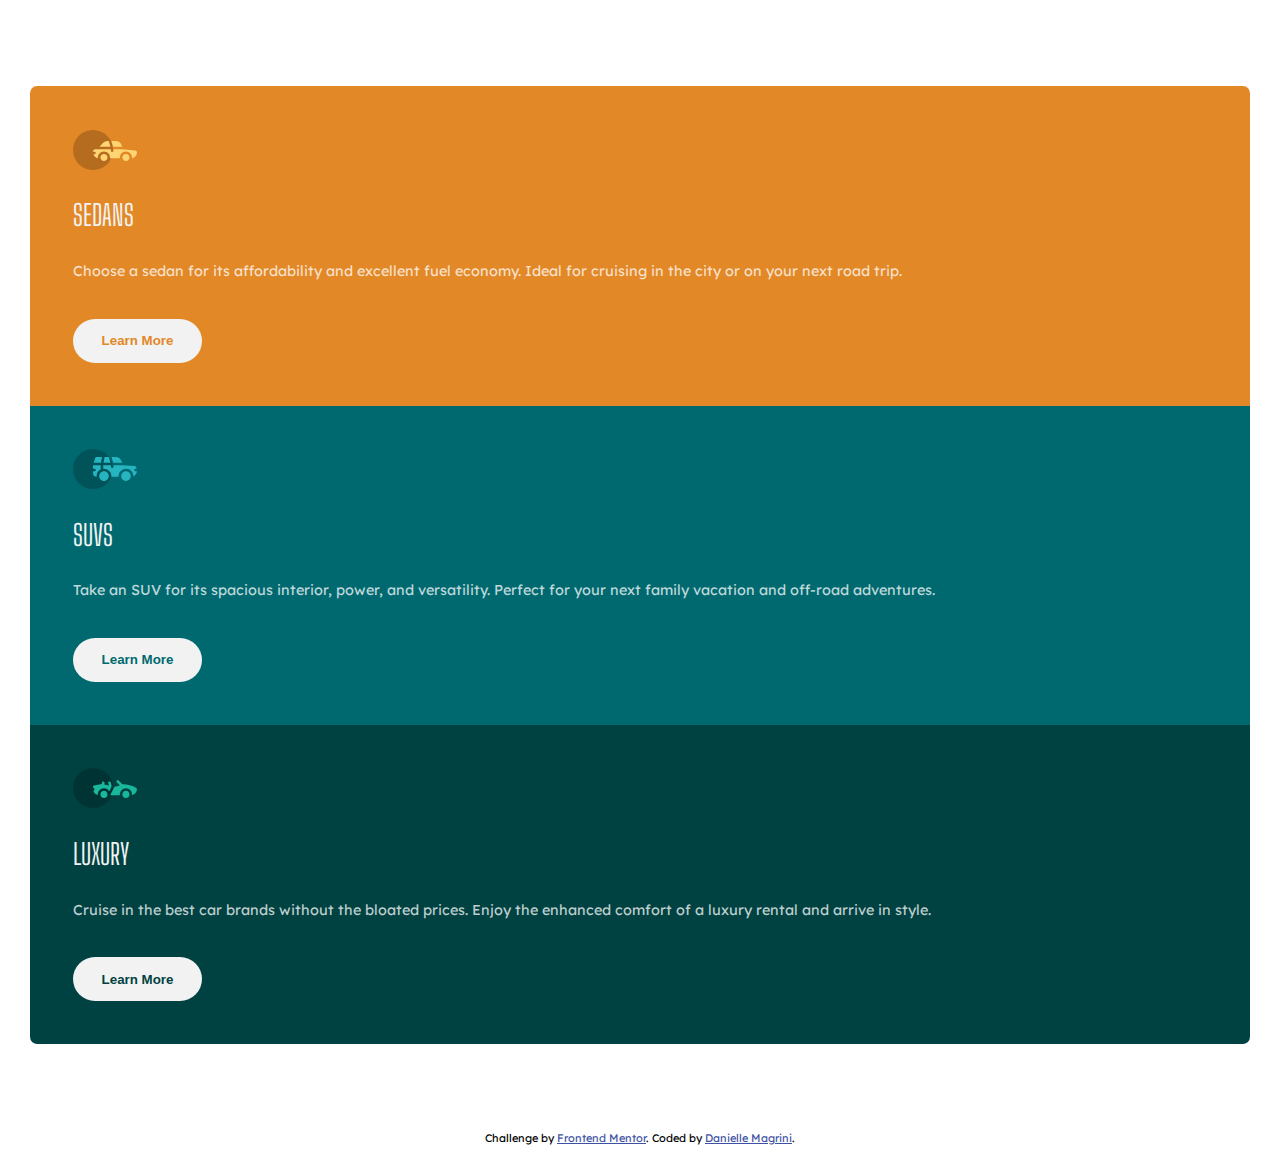
<file: 3-column-preview-card-component-main/index.html>
<!DOCTYPE html>
<html lang="en">
<head>
  <meta charset="UTF-8">
  <meta name="viewport" content="width=device-width, initial-scale=1.0"> <!-- displays site properly based on user's device -->

  <link rel="icon" type="image/png" sizes="32x32" href="./images/favicon-32x32.png">
  <link rel="stylesheet" type="text/css" href="style.css">
  
  <title>Frontend Mentor | 3-column preview card component</title>

  <!-- Feel free to remove these styles or customise in your own stylesheet 👍 -->
  <style>
    .attribution { font-size: 11px; text-align: center; }
    .attribution a { color: hsl(228, 45%, 44%); }
  </style>
</head>
<body>
  <div class="container">
    <section class="container__sedans">
      <img class="container__sedans__icon" src="./images/icon-sedans.svg" alt="Icone de um carro referente aos carros SEDANS">
      <h3>SEDANS</h3>
      <p>Choose a sedan for its affordability and excellent fuel economy. Ideal for cruising in the city or on your next road trip.</p>
      <button class="container__sedans__learnmoreSedans">Learn More</button>
    </section>
    <section class="container__suvs">
      <img src="./images/icon-suvs.svg" alt="Icone de um carro referente aos carros SUVs">
      <h3>SUVS</h3>
      <p>Take an SUV for its spacious interior, power, and versatility. Perfect for your next family vacation and off-road adventures.</p>
      <button class="container__suvs__learnmoreSUVs">Learn More</button>
    </section>
    <section class="container__luxury">
      <img src="./images/icon-luxury.svg" alt="Icone de um carro referente aos carros Luxury">
      <h3>LUXURY</h3>
      <p>Cruise in the best car brands without the bloated prices. Enjoy the enhanced comfort of a luxury rental and arrive in style.</p>
      <button class="container__luxury__learnmoreLuxury">Learn More</button>
    </section>
  </div>
  <footer class="attribution">
    Challenge by <a href="https://www.frontendmentor.io?ref=challenge" target="_blank">Frontend Mentor</a>. 
    Coded by <a href="https://www.linkedin.com/in/danielle-magrini-b205aa167/">Danielle Magrini</a>.
  </footer>
</body>
</html>
</file>
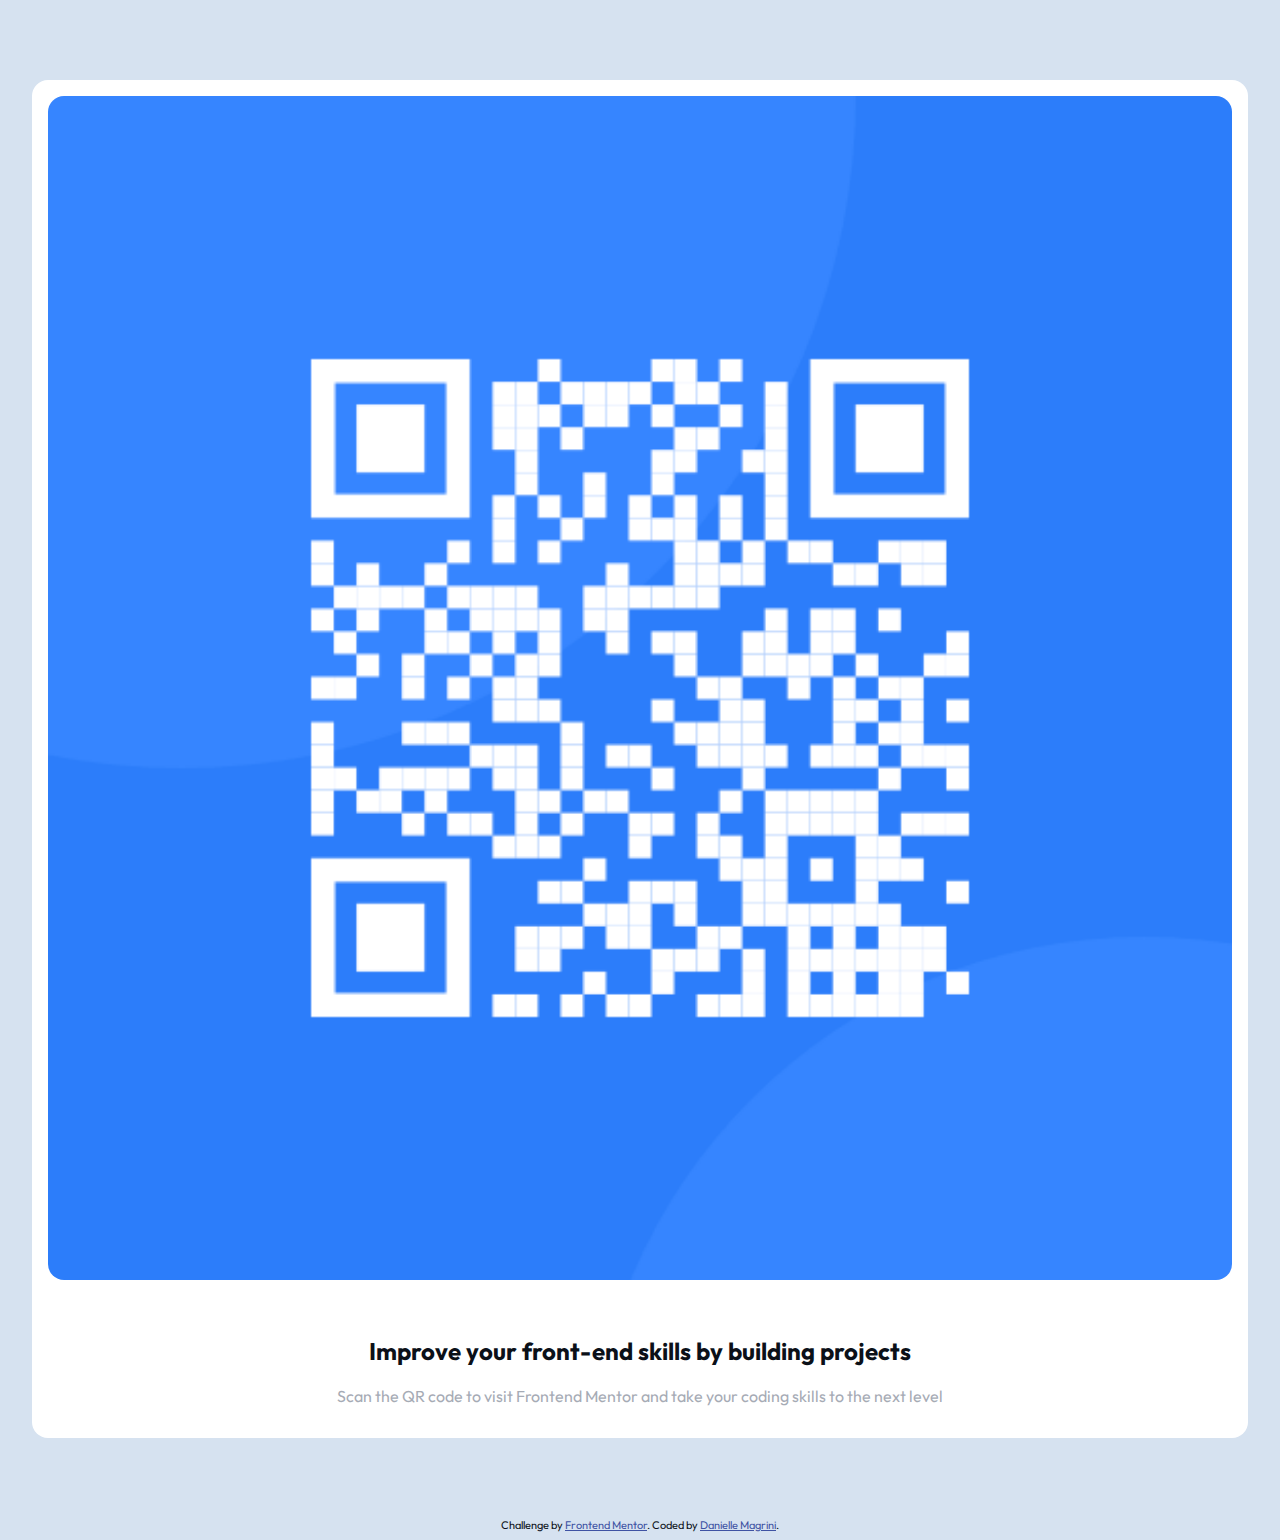
<file: qr-code-component-main/index.html>
<!DOCTYPE html>
<html lang="en">
<head>
  <meta charset="UTF-8">
  <meta name="viewport" content="width=device-width, initial-scale=1.0"> <!-- displays site properly based on user's device -->

  <link rel="icon" type="image/png" sizes="32x32" href="./images/favicon-32x32.png">
  <link rel="stylesheet" href="style.css">
  <title>Frontend Mentor | QR code component</title>

  <!-- Feel free to remove these styles or customise in your own stylesheet 👍 -->
  <style>
    .attribution { font-size: 11px; text-align: center; }
    .attribution a { color: hsl(228, 45%, 44%); }
  </style>
</head>
<body>
  <div class="qr_code">
    <div class="qrcode__imagem">
      <img class="qrcode__imagem__img" src="./images/image-qr-code.png" alt="imagem com o QR Code">
    </div>
    <div class="qr_code__texto">
      <h2>Improve your front-end skills by building projects</h2>

      <p>Scan the QR code to visit Frontend Mentor and take your coding skills to the next level</p>
    </div>
  </div>  
  <div class="attribution">
    Challenge by <a class="attribution__challenge" href="https://www.frontendmentor.io?ref=challenge" target="_blank">Frontend Mentor</a>. 
    Coded by <a class="attribution__linkedin" href="https://www.linkedin.com/in/danielle-magrini-b205aa167/">Danielle Magrini</a>.
  </div>
</body>
</html>
</file>
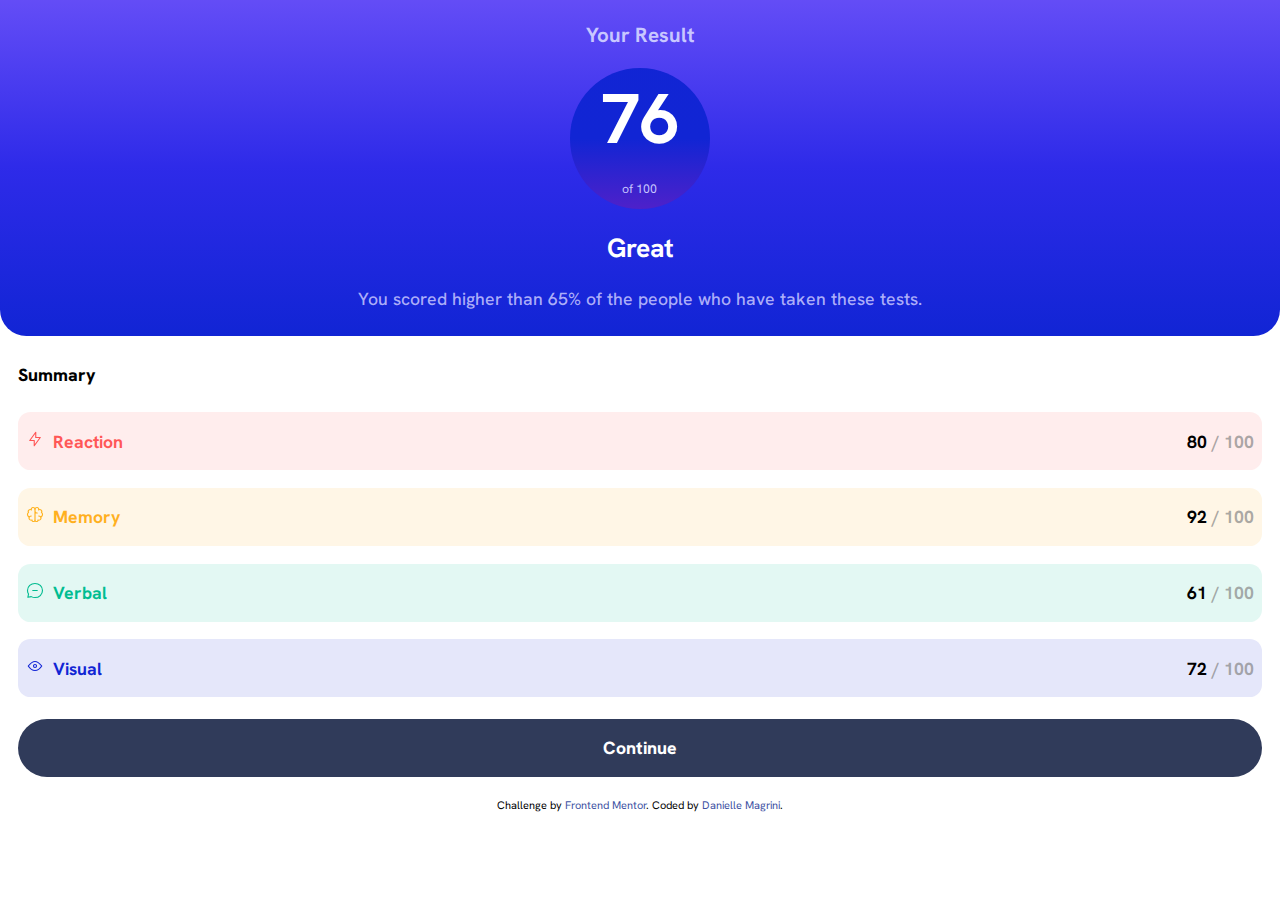
<file: results-summary-component-main/index.html>
<!DOCTYPE html>
<html lang="en">
<head>
  <meta charset="UTF-8">
  <meta name="viewport" content="width=device-width, initial-scale=1.0"> <!-- displays site properly based on user's device -->

  <link rel="icon" type="image/png" sizes="32x32" href="./assets/images/favicon-32x32.png">
  <link rel="stylesheet" href="./style.css">

  <title>Frontend Mentor | Results summary component</title>

  <!-- Feel free to remove these styles or customise in your own stylesheet 👍 -->
  <style>
    .attribution { font-size: 11px; text-align: center; }
    .attribution a { color: hsl(228, 45%, 44%); }
  </style>
</head>
<body>
  <div class="desktop">
    <div class="container">
      <section class="resultado">
        <div class="resultado__result">
          <h3>Your Result</h3>
        </div>
        <div class="resultado__notatotal">
            <h3>76</h3>
            <p>of 100</p>
        </div>
        <div class="resultado__status">
          <div class="resultado__status__status">
            <h2>Great</h2>
          </div>
          <div class="resultado__status__estatistica">
            <p>You scored higher than 65% of the people who have taken these tests.</p>
          </div>
        </div>
      </section>

      <section class="summary">
        <div class="summary__container">
          Summary
        </div>
        <div class="summary__geral"></div>
          <div class="summary__geral__reaction__total">
            <div class="summary__geral__reaction__total__reaction">  
              <p class="reaction"><img src="./assets/images/icon-reaction.svg" alt="icone de raio realacionado ao título Reaction" class="icon-reaction"></img>Reaction</p>
            </div>
            <div class="summary__geral__reaction__total__nota">
              <p><b>80</b><span class="summary__geral__notbold"> / 100</span></p>
            </div>       
          </div>
          <div class="summary__geral__memory__total">
            <div class="summary__geral__memory__total__memory">
              <p class="memory"><img src="./assets/images/icon-memory.svg" alt="icone de cérebro realacionado ao título Memory" class="icon-memory"></img>Memory</p>
            </div>
            <div class="summary__geral__memory__total__nota">
              <p><b>92</b><span class="summary__geral__notbold"> / 100</span></p>
            </div>
          </div>
          <div class="summary__geral__verbal__total">
            <div class="summary__geral__verbal__total__verbal">
              <p class="verbal"><img src="./assets/images/icon-verbal.svg" alt="icone de balão de conversa realacionado ao título Verbal" class="icon-verbal"></img>Verbal</p>
            </div>
            <div class="summary__geral__verbal__total__nota">
              <p><b>61</b><span class="summary__geral__notbold"> / 100</span></p>
            </div>
          </div>
          <div class="summary__geral__visual__total">
            <div class="summary__geral__visual__total__visual">
              <p class="visual"><img src="./assets/images/icon-visual.svg" alt="icone de olho realacionado ao título Visual" class="icon-visual"></img>Visual</p>
            </div>
            <div class="summary__geral__visual__total__nota">
              <p><b>72</b><span class="summary__geral__notbold"> / 100</span></p>
            </div>
          </div>
          <div class="continue">
            <div class="continue__botao">
              <a>Continue</a>
            </div>
          </div>
        </div>
      </section>
    </div>
  </div>
  <footer class="attribution">
    Challenge by <a  class="attribution__frontendmentor" href="https://www.frontendmentor.io?ref=challenge" target="_blank">Frontend Mentor</a>. 
    Coded by <a class="attribution__linkedin" href="https://www.linkedin.com/in/danielle-magrini-b205aa167/">Danielle Magrini</a>.
  </footer>
</body>
</html>
</file>
<file: 3-column-preview-card-component-main/style.css>
@import url('https://fonts.googleapis.com/css2?family=Big+Shoulders+Display:wght@700&family=Lexend+Deca&display=swap');

:root {
    font-size: 0.9rem;
    margin: 0px;
    padding: 0px;
    font-family: 'Lexend Deca', sans-serif;
    color: hsl(0, 0%, 95%);
}

.container {
    margin: 6rem 1.5rem;
}

.container__sedans {
    background-color: hsl(31, 77%, 52%);
    border-top-left-radius: 0.5rem;
    border-top-right-radius: 0.5rem;
    display: flex;
    flex-direction: column;
    flex-wrap: wrap;
    justify-content: space-evenly;
    align-items: flex-start;
    padding: 3rem;
}

.container__sedans h3 {
    font-family: 'Big Shoulders Display', cursive;
    font-weight: 400;
    font-size: 2rem;
    margin-top: 2rem;
    margin-bottom: 1rem;
}

.container__sedans p {
    line-height: 1.5rem;
    color: hsl(0, 0%, 100%, 0.75);
}

.container__sedans__learnmoreSedans {
    background-color: hsl(0, 0%, 95%);
    color: hsl(31, 77%, 52%);
    border-radius: 2.5rem;
    padding: 1rem 2rem;
    border: 0px;
    font-weight: 700;
    margin-top: 1.5rem;
}

.container__suvs {
    background-color: hsl(184, 100%, 22%);
    display: flex;
    flex-direction: column;
    flex-wrap: wrap;
    justify-content: space-evenly;
    align-items: flex-start;
    padding: 3rem;
}

.container__suvs h3 {
    font-family: 'Big Shoulders Display', cursive;
    font-weight: 400;
    font-size: 2rem;
    margin-top: 2rem;
    margin-bottom: 1rem;
}

.container__suvs p {
    line-height: 1.5rem;
    color: hsl(0, 0%, 100%, 0.75);
}

.container__suvs__learnmoreSUVs {
    background-color: hsl(0, 0%, 95%);
    color: hsl(184, 100%, 22%);
    border-radius: 2.5rem;
    padding: 1rem 2rem;
    border: 0px;
    font-weight: 700;
    margin-top: 1.5rem;
}

.container__luxury {
    background-color: hsl(179, 100%, 13%);
    border-bottom-left-radius: 0.5rem;
    border-bottom-right-radius: 0.5rem;
    display: flex;
    flex-direction: column;
    flex-wrap: wrap;
    justify-content: space-evenly;
    align-items: flex-start;
    padding: 3rem;
}

.container__luxury h3 {
    font-family: 'Big Shoulders Display', cursive;
    font-weight: 400;
    font-size: 2rem;
    margin-top: 2rem;
    margin-bottom: 1rem;
}

.container__luxury p {
    line-height: 1.5rem;
    color: hsl(0, 0%, 100%, 0.75);
}

.container__luxury__learnmoreLuxury {
    background-color: hsl(0, 0%, 95%);
    color: hsl(179, 100%, 13%);
    border-radius: 2.5rem;
    padding: 1rem 2rem;
    border: 0px;
    font-weight: 700;
    margin-top: 1.5rem;
}

.attribution {
    color: hsl(0, 0%, 0%);
}

@media screen and (min-width: 1440px) {
    .container {
        display: flex;
        justify-content: center;
        align-items: center;
        margin: auto;
        height: 100vh;
    }

    .container__sedans {
        border-top-left-radius: 0.5rem;
        border-bottom-left-radius: 0.5rem;
        border-top-right-radius: 0rem;
        width: 22%;
        height: 32rem;
    }

    .container__sedans h3 {
        font-size: 3rem;
        margin-top: 1rem;
        margin-bottom: 1rem;
    }

    .container__sedans p {
        line-height: 2rem;
        font-size: 1.5rem;
    }

    .container__sedans__learnmoreSedans {
        font-size: 1.5rem;
        padding: 1.2rem 2.5rem;
    }

    .container__suvs {
        width: 22%;
        height: 32rem;
    }

    .container__suvs h3 {
        font-size: 3rem;
        margin-top: 1rem;
        margin-bottom: 1rem;
    }

    .container__suvs p {
        line-height: 2rem;
        font-size: 1.5rem;
    }

    .container__suvs__learnmoreSUVs {
        font-size: 1.5rem;
        padding: 1.2rem 2.5rem;
    }

    .container__luxury {
        border-bottom-left-radius: 0rem;
        border-bottom-right-radius: 0.5rem;
        border-top-right-radius: 0.5rem;
        width: 22%;
        height: 32rem;
    }

    .container__luxury h3 {
        font-size: 3rem;
        margin-top: 1rem;
        margin-bottom: 1rem;
    }

    .container__luxury p {
        line-height: 2rem;
        font-size: 1.5rem;
    }

    .container__luxury__learnmoreLuxury {
        font-size: 1.5rem;
        padding: 1.2rem 2.5rem;
    }

    .attribution {
        font-size: 1.3rem;
    }
}
</file>
<file: qr-code-component-main/style.css>
@import url('https://fonts.googleapis.com/css2?family=Outfit:wght@400;700&display=swap');

:root {
    font-family: 'Outfit', sans-serif;
}

body { 
    background-color: hsl(212, 45%, 89%);
    color: white;
    font-size: 1rem;
}

.qr_code {
    background-color: hsl(0, 0%, 100%);
    border-radius: 1rem;
    margin: 5rem 1.5rem;
}

.qrcode__imagem {
    border-radius: 1rem;
    padding: 1rem;
}

.qrcode__imagem__img {
    border-radius: 1rem;
    width: 100%;
}

.qr_code__texto {
    text-align: center;
    padding: 1rem;
}

.qr_code__texto h2 {
    font-weight: 700;  
    color: hsl(217, 37%, 7%);
}

.qr_code__texto p {
    color: hsl(219, 9%, 68%);
    font-weight: 400;    
}

.attribution {
    color: hsl(217, 37%, 7%);
}


@media screen and (min-width: 1440px) {
    
    .qr_code {
        margin: 40%;
        width: 18.75rem;
        overflow: hidden;
        
    }
}
</file>
<file: results-summary-component-main/style.css>
@import url('https://fonts.googleapis.com/css2?family=Hanken+Grotesk:wght@500;700;800&display=swap');

:root {
    font-family: 'Hanken Grotesk', sans-serif;
    font-size: 1.1rem;
}

body {
    margin: auto;
}

.resultado {
    background-color: hsl(234, 85%, 45%);
    background-image: linear-gradient(to top, hsl(234, 85%, 45%), hsl(241, 81%, 54%), hsla(252, 100%, 67%, 0.796));
    display: flex;
    flex-direction: column;
    align-items: center;
    border-bottom-left-radius: 1.5rem;
    border-bottom-right-radius: 1.5rem;
}

.resultado__result {
    color: hsl(241, 100%, 89%);
}

.resultado__notatotal {
    background-color: hsl(234, 85%, 45%);
    background-image: linear-gradient(to bottom, hsl(234, 85%, 45%), hsla(241, 72%, 46%, 0), hsla(256, 72%, 46%, 1));
    border-radius: 50%;
    width: 8rem;
    height: 8rem;
    display: flex;
    flex-direction: column;
    justify-content: center;
    align-items: center;
    flex-wrap: wrap;
}

.resultado__notatotal h3 {
    color: hsl(0, 0%, 100%);
    font-size: 4rem; 
    margin: auto;
}

.resultado__notatotal p {
    color: hsl(241, 100%, 89%);
    font-size: 0.7rem;
}

.resultado__status__status {
    color: hsl(0, 0%, 100%);
    text-align: center;
}

.resultado__status__estatistica {
    color: hsla(241, 100%, 89%, 0.859);
    text-align: center;
    font-weight: 500;
    padding: 0rem 2rem 0.5rem 2rem;
}

.summary__container {
    font-weight: 800;
    margin: 1.5rem 1rem;
}

.summary__geral__reaction__total {
    display: flex;
    justify-content: space-between;
    margin: 1rem 1rem;
    padding: 0rem 0.5rem;
    background-color: hsla(0, 100%, 67%, 0.108);
    border-radius: 0.7rem;
}

.summary__geral__memory__total {
    display: flex;
    justify-content: space-between;
    margin: 1rem 1rem;
    padding: 0rem 0.5rem;
    background-color: hsl(39, 100%, 56%, 0.108);
    border-radius: 0.7rem;
}

.summary__geral__verbal__total {
    display: flex;
    justify-content: space-between;
    margin: 1rem 1rem;
    padding: 0rem 0.5rem;
    background-color: hsl(166, 100%, 37%, 0.108);
    border-radius: 0.7rem;
}

.summary__geral__visual__total {
    display: flex;
    justify-content: space-between;
    margin: 1rem 1rem;
    padding: 0rem 0.5rem;
    background-color: hsl(234, 85%, 45%, 0.108);
    border-radius: 0.7rem;
}

.reaction {
    color: hsla(0, 100%, 67%);
    font-weight: 700;
}

.memory {
    color: hsl(39, 100%, 56%);
    font-weight: 700;
}

.verbal {
    color: hsl(166, 100%, 37%);
    font-weight: 700;
}

.visual {
    color: hsl(234, 85%, 45%);
    font-weight: 700;
}

.summary__geral__notbold {
    color: rgba(128, 128, 128, 0.655);
    font-weight: 700;
}

.icon-reaction {
    margin-right: 0.5rem;
    width: 1rem;
}

.icon-memory {
    margin-right: 0.5rem;
    width: 1rem;
}

.icon-verbal {
    margin-right: 0.5rem;
    width: 1rem;
}

.icon-visual {
    margin-right: 0.5rem;
    width: 1rem;
}

.continue {
    margin: 1.2rem 1rem;
    padding: 1rem;
    background-color: hsl(224, 30%, 27%);
    color: hsl(0, 0%, 100%);
    border-radius: 2rem;
    text-align: center;
    font-weight: 800;
}

.attribution a {
    text-decoration: none;
}

@media screen and (min-width: 1440px) { 
    :root {
        margin: 0;
        padding:0;
        box-sizing: border-box;
    }

    body {
        min-height: 100vh;
        display: flex;
        align-items: center;
        justify-content: center;
        background-color: hsl(221, 100%, 96%);
        flex-direction: column;
    }

    .desktop {
        background-color: hsl(0, 0%, 100%);
        border-radius: 1.5rem;
        box-shadow: rgba(0, 0, 0, 0.409) 0rem 2rem 3rem;
        width: 45%;
    }
    .container {
        display: flex;
        justify-content: space-between;
    }

    .resultado {
        border-radius: 1.5rem;   
        width: 50%;    
    }

    .summary {
        border-radius: 1.5rem;
        width: 50%;
    }

    .resultado__notatotal {
        width: 11rem;
        height: 11rem;
    }
}
</file>
